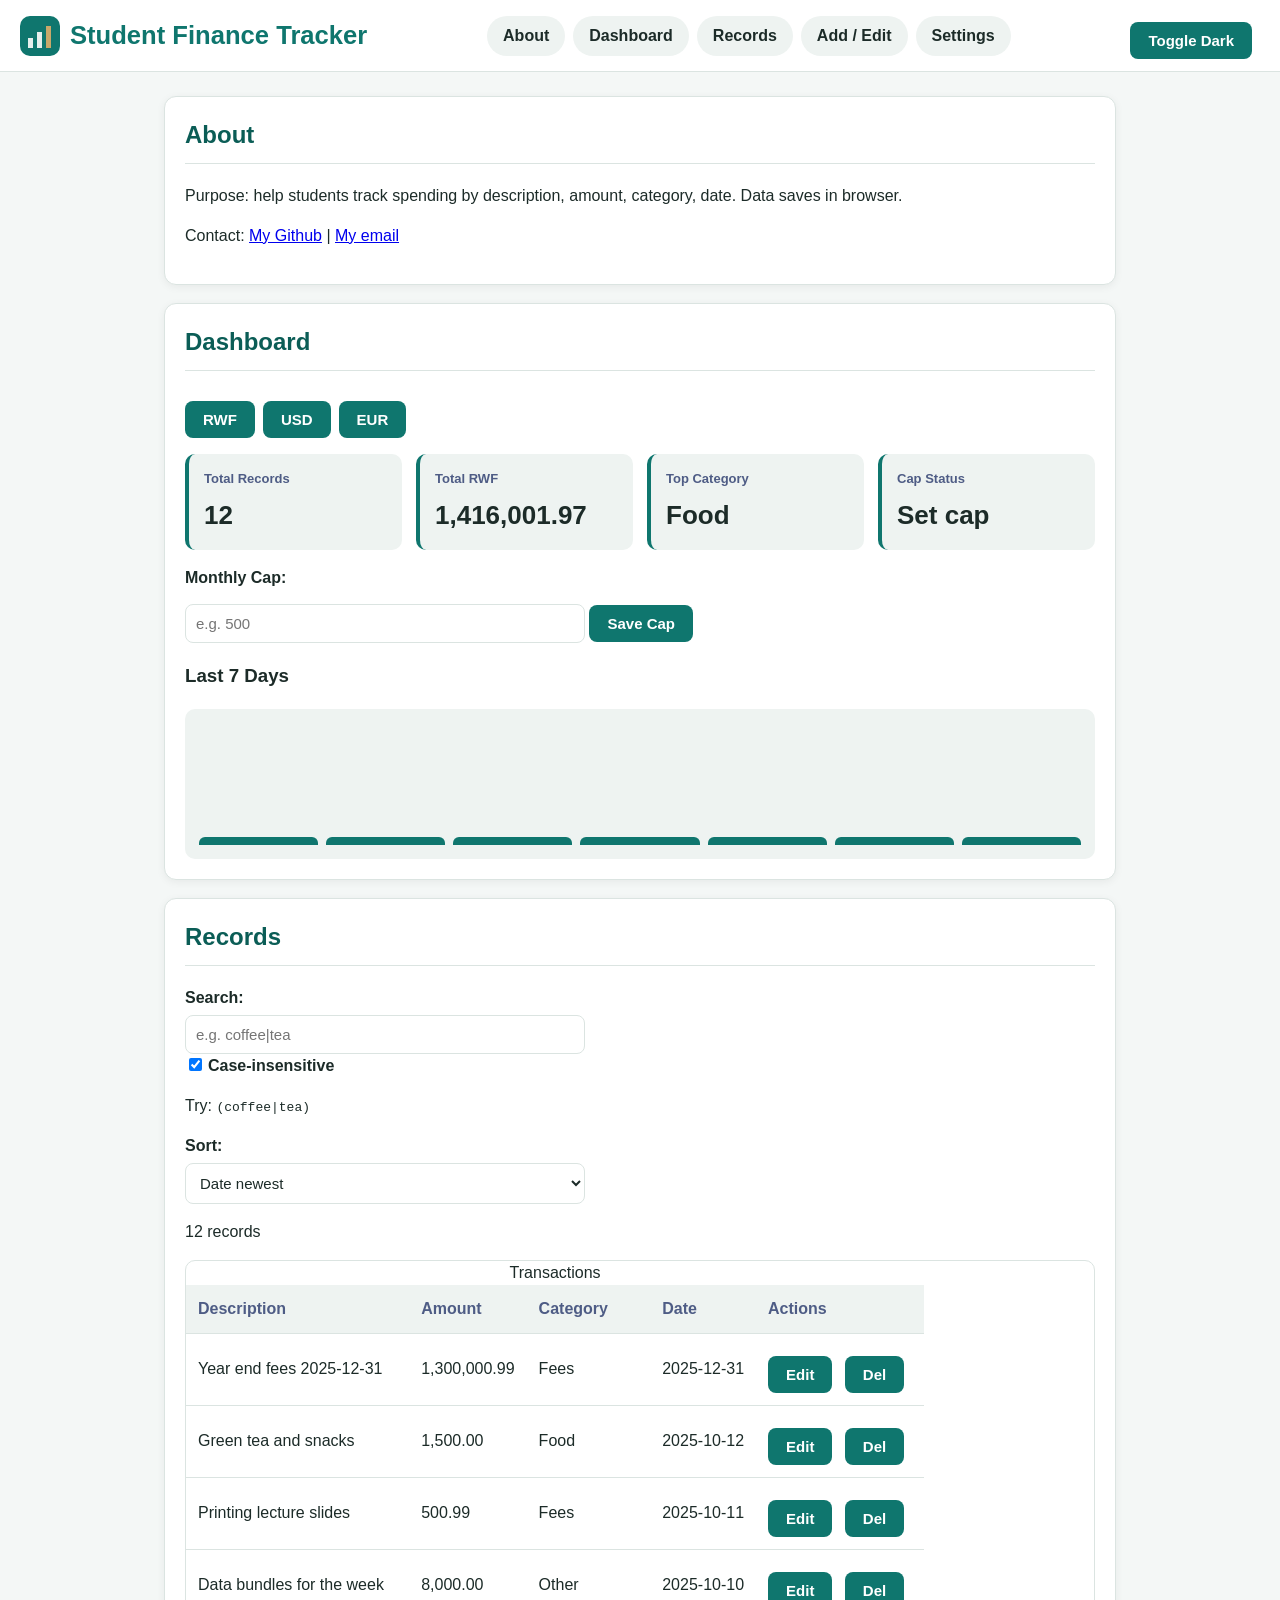
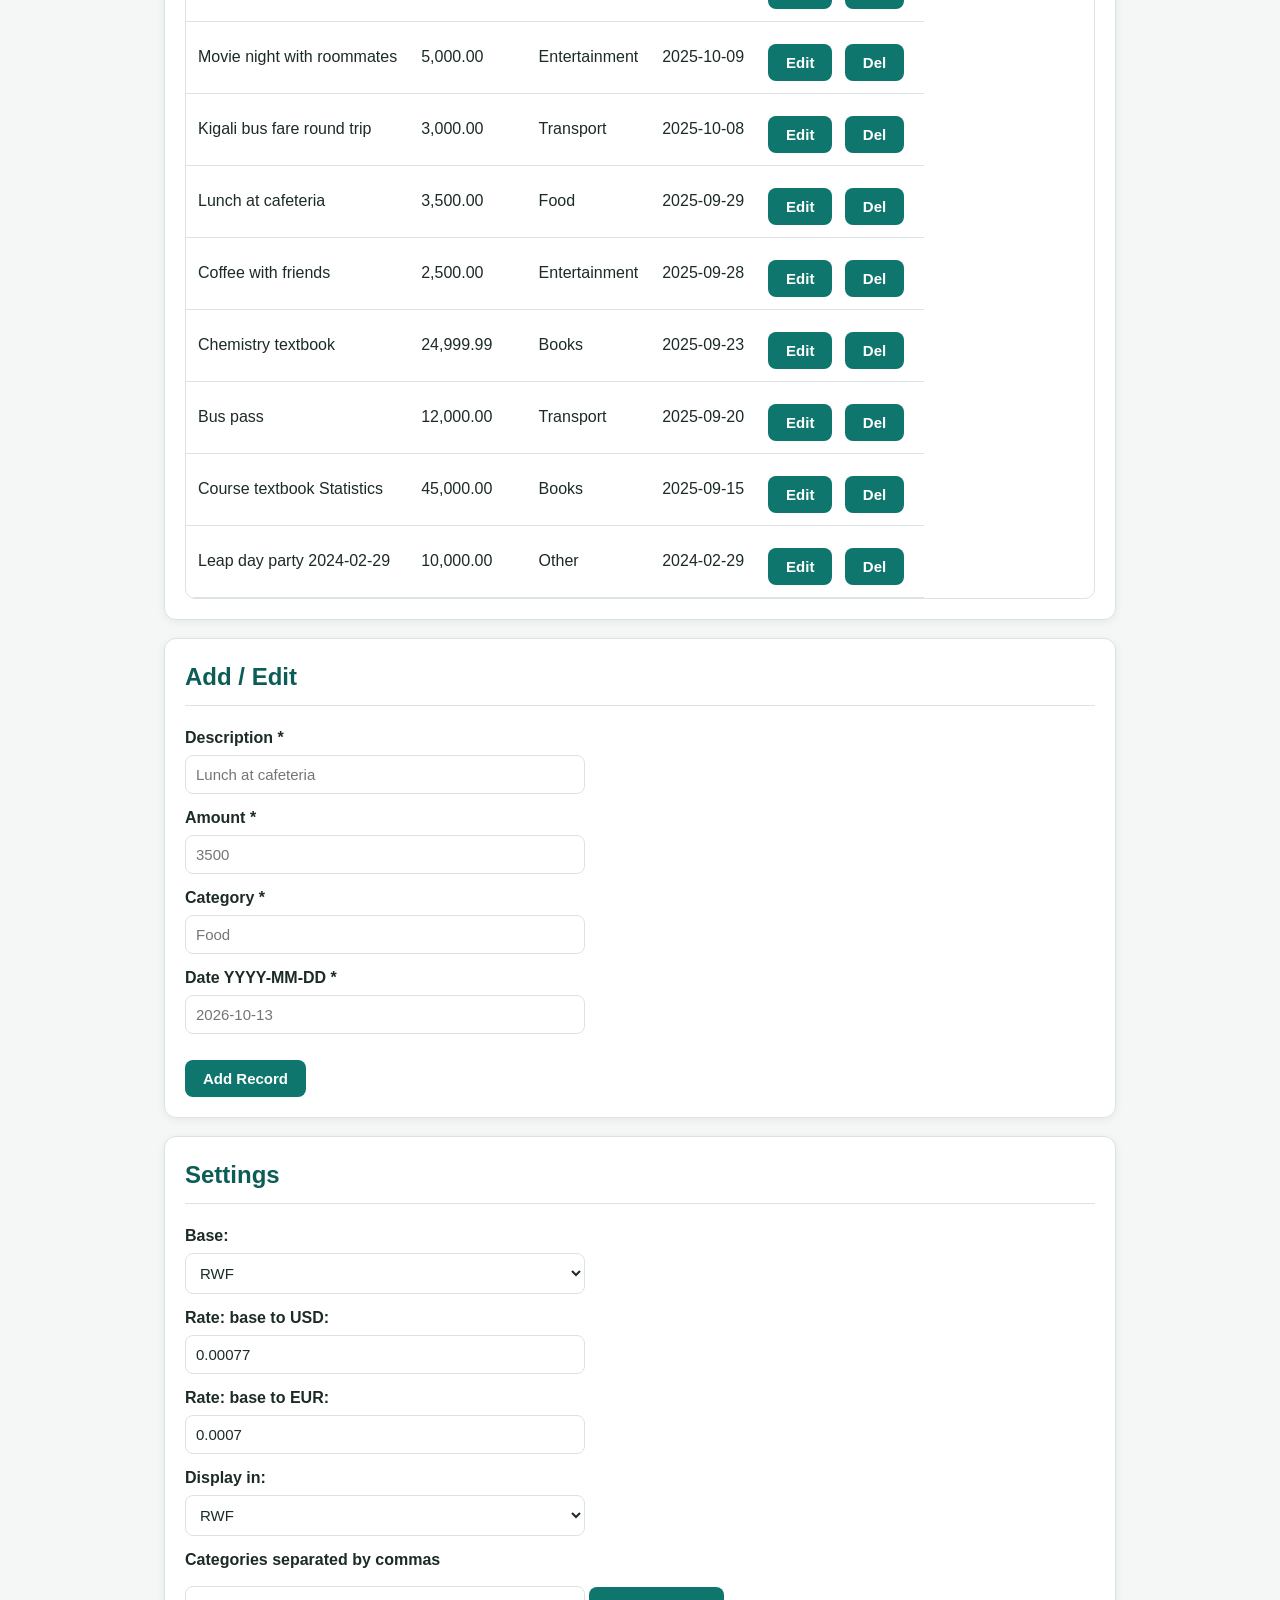
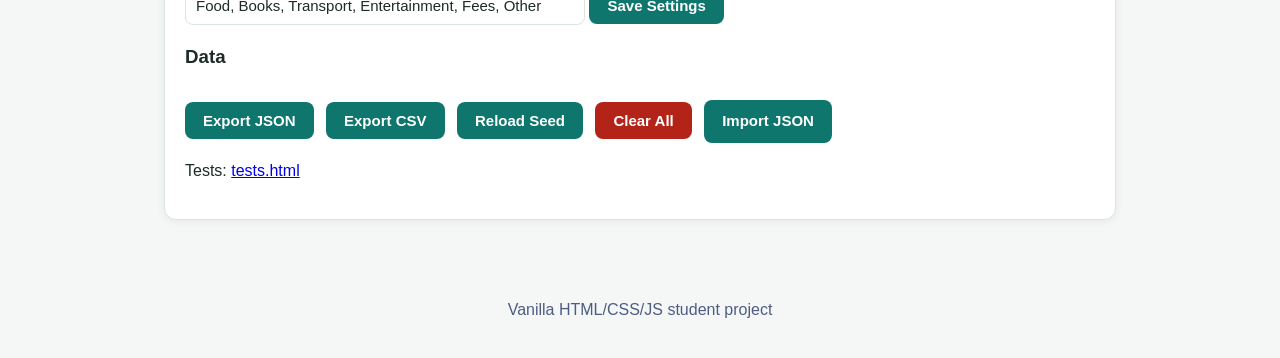
<file: index.html>
<!DOCTYPE html>
<html lang="en">
<head>
    <meta charset="UTF-8">
    <meta name="viewport" content="width=device-width, initial-scale=1.0">
    <title>Student Finance Tracker</title>
    <link rel = "icon" type="image/svg+xml" href="assets/logo.svg">

    <link rel = "stylesheet" href="styles/main.css">
    <script>
        try{if(localStorage.getItem('sft-theme')==='dark')document.documentElement.classList.add('dark');}catch(e){}
    </script>
</head>
<body>
 <a class="skip-link" href="#main">Skip to content</a>

 <header>
<div class="brand">
<img src="assets/logo.svg" alt="Student Finance Tracker logo" width="40" height="40">
<h1> Student Finance Tracker</h1>
</div>


<nav aria-label="Main navigation">
<ul>
<li><a href="#about">About</a></li>
<li><a href="#dashboard">Dashboard</a></li>
<li><a href="#records">Records</a></li>
<li><a href="#form-section">Add / Edit</a></li>
<li><a href="#settings">Settings</a></li>

</ul>

</nav>
<button id="theme-toggle" type="button">Toggle Dark </button>
</header>
<main id = "main" tabindex="-1">
<section id = "about" aria-labelledby="about-h">
<h2 id = "about-h">About</h2>
<p>Purpose: help students track spending by description, amount, category, date. Data saves in browser.</p>
<p>Contact: <a href="https://github.com/Kabi-J-Paul">My Github</a> | <a href="mailto:k.kabi@alustudent.com">My email</a></p>
</section>
<section id="dashboard" aria-labelledby="dash-h">
<h2 id = "dash-h">Dashboard</h2>
<div><button type="button" data-curr = "RWF">RWF</button><button type="button" data-curr="USD">USD</button><button type="button" data-curr="EUR">EUR</button></div>
<div class="stats-grid">
<div class="stat-card"><h3>Total Records</h3><p id = "stat-total">0</p></div>
<div class="stat-card"><h3>Total <span id="stat-currency">RWF</span></h3><p id="stat-sum">0.00</p></div>
<div class="stat-card"><h3>Top Category</h3><p id="stat-top">--</p></div>
<div class="stat-card"><h3>Cap Status</h3><p id="stat-cap-msg">Set cap</p></div>

</div>
<label for="cap-input">Monthly Cap:</label>
<input id="cap-input" placeholder="e.g. 500">
<button id="cap-save" type="button">Save Cap</button>
<p id="cap-live" role="status" aria-live="polite" class = "live-msg"></p>
<h3>Last 7 Days</h3>
<div id="trend-chart" class="trend" role="img" aria-label="7 day bar chart"></div>
</section>
<section id="records" aria-labelledby="rec-h">
<h2 id="rec-h">Records</h2>
<label for="search-input">Search:</label>
<input id="search-input" type="search" placeholder="e.g. coffee|tea">
<div><input type = "checkbox" id="search-case"  checked><label for="search-case" style = "display: inline">Case-insensitive</label></div>
<p id="search-error" class="error" role="alert" hidden></p>
<p class="hint"> Try: <code>(coffee|tea)</code></p>
<label for="sort-select">Sort:</label>
<select id="sort-select">
<option value="date-desc">Date newest</option>
<option value="date-asc">Date Oldest</option>
<option value="desc-az">Description A-Z</option>
<option value="amount-asc">Amount low-high</option>
<option value="amount-desc">Amount high-low</option>
</select>

<p id="record-count" role="status">0 records</p>
<div class="table-wrap" role="region" aria-label="Transactions" tabindex="0">
<table>
<caption>Transactions</caption>
<thead><tr><th>Description</th><th>Amount</th><th>Category</th><th>Date</th><th>Actions</th></tr></thead>
<tbody id="records-body"></tbody>

</table>
<p id="no-records" hidden>No records yet.</p>
<div id="cards-container"></div>
</div>
</section>
<section id="form-section" aria-labelledby="form-h">
<h2 id="form-h">Add / Edit</h2>
<form id="record-form" novalidate>
<input type="hidden" id="f-id">
<label for="f-desc">Description *</label><input id="f-desc" maxlength="80" placeholder="Lunch at cafeteria" aria-describedby="e-desc"><small class="error" id="e-desc"></small>
<label for="f-amount">Amount *</label><input id="f-amount" placeholder="3500" aria-describedby="e-amount"><small class="error" id="e-amount"></small>
<label for="f-cat">Category *</label><input id="f-cat" list="cat-list" placeholder="Food" aria-describedby="e-cat"><datalist id="cat-list"></datalist><small class="error" id="e-cat"></small>
<label for="f-date">Date YYYY-MM-DD *</label><input id="f-date" placeholder="2026-10-13" aria-describedby="e-date"><small class="error" id="e-date"></small>
<p id="form-status" role="status"></p>
<button type="submit" id="form-submit">Add Record</button>
<button type="button" id="form-cancel" hidden>cancel</button>
</form>
</section>

<section id="settings" aria-labelledby="set-h">
<h2 id="set-h">Settings</h2>
<label for="s-base">Base: </label><select id="s-base"><option>RWF</option><option>USD</option><option>EUR</option></select>
<label for="s-usd">Rate: base to USD: </label><input id="s-usd" value = "0.00077">
<label for="s-eur">Rate: base to EUR: </label><input id="s-eur" value = "0.00070">
<label for="s-display">Display in:</label><select id="s-display"><option>RWF</option><option>USD</option><option>EUR</option></select>
<label for="s-cats">Categories separated by commas</label><input id="s-cats" value="Food, Books, Transport, Entertainment, Fees, Other">
<button id="settings-save" type="button">Save Settings</button>
<h3>Data</h3>
<button id="btn-export" type="button">Export JSON</button>
<button id="btn-export-csv" type="button">Export CSV</button>
<button id="btn-seed" type="button">Reload Seed</button>
<button id="btn-clear" type="button">Clear All</button>
<label for="file-import" class="file-btn" tabindex="0"> Import JSON </label>
<input id="file-import" type="file" accept=".json" hidden>

<p>Tests: <a href="tests/tests.html">tests.html</a></p>

</section>




</main>
<footer><p>Vanilla HTML/CSS/JS student project</p></footer>
<div id="toast" role="status" hidden></div>
<script type="module" src="scripts/app.js"></script>
</body>

</html>
</file>
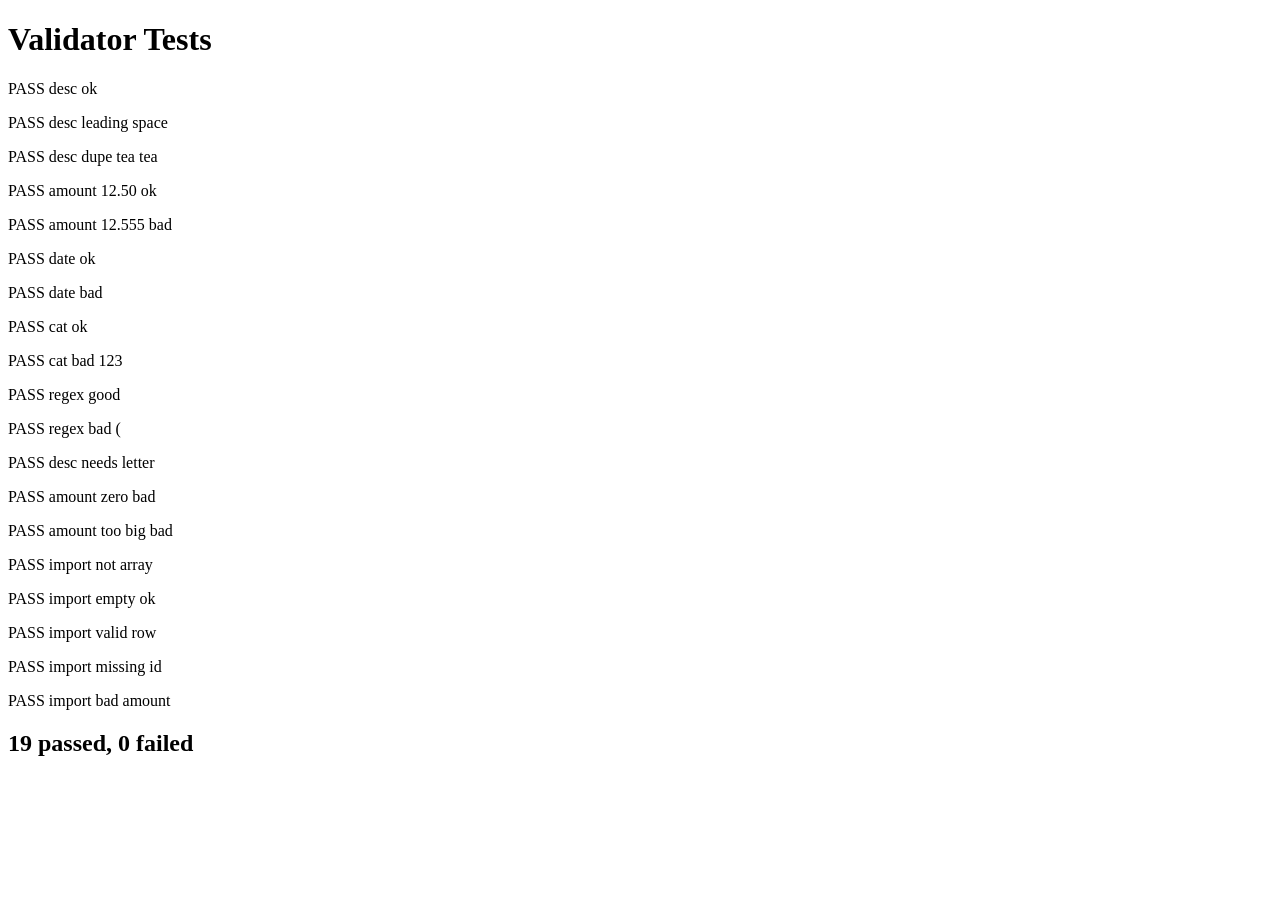
<file: tests.html>
<!DOCTYPE html>
<html lang="en">
<head>
    <meta charset="UTF-8">
    <meta name="viewport" content="width=device-width, initial-scale=1.0">
    <title>Test</title>
</head>


<body>
<h1>Validator Tests</h1>   
<div id="out"></div> 
<script type="module">
import {checkDesc,checkAmount,checkDate,checkCat} from './scripts/validators.js';
import {compileRegex} from './scripts/search.js';
import {validateImport} from './scripts/storage.js';
var pass=0,fail=0;function t(n,c){var p=document.createElement('p');p.textContent=(c?'PASS ':'FAIL ')+n;document.querySelector('#out').appendChild(p);c?pass++:fail++;}
t('desc ok',checkDesc('Lunch at cafe')==='');
t('desc leading space',checkDesc(' Lunch')!=='');
t('desc dupe tea tea',checkDesc('tea tea')!=='');
t('amount 12.50 ok',checkAmount('12.50')==='');
t('amount 12.555 bad',checkAmount('12.555')!=='');
t('date ok',checkDate('2025-09-29')==='');
t('date bad',checkDate('2025-13-01')!=='');
t('cat ok',checkCat('Bus fare')==='');
t('cat bad 123',checkCat('Food123')!=='');
t('regex good', compileRegex('(coffee|tea)','i')!==null);
t('regex bad (',compileRegex('(','i')===null);
t('desc needs letter',checkDesc('123')!=='');
t('amount zero bad',checkAmount('0')!=='');
t('amount too big bad',checkAmount('2000000000')!=='');
t('import not array',validateImport('nope')!=='');
t('import empty ok',validateImport([])===null);
t('import valid row',validateImport([{id:'a',description:'x',amount:5,category:'Food',date:'2025-10-01'}])===null);
t('import missing id',validateImport([{description:'x',amount:5, category:'Food',date:'2025-01-01'}])!=='');
t('import bad amount',validateImport([{id:'a',description:'x',amount:'5',category:'Food',date:'2025-01-01'}])!=='');
var s=document.createElement('h2');s.textContent=pass+' passed, '+fail+' failed';document.querySelector('#out').appendChild(s);
</script>
</body>
</html>
</file>
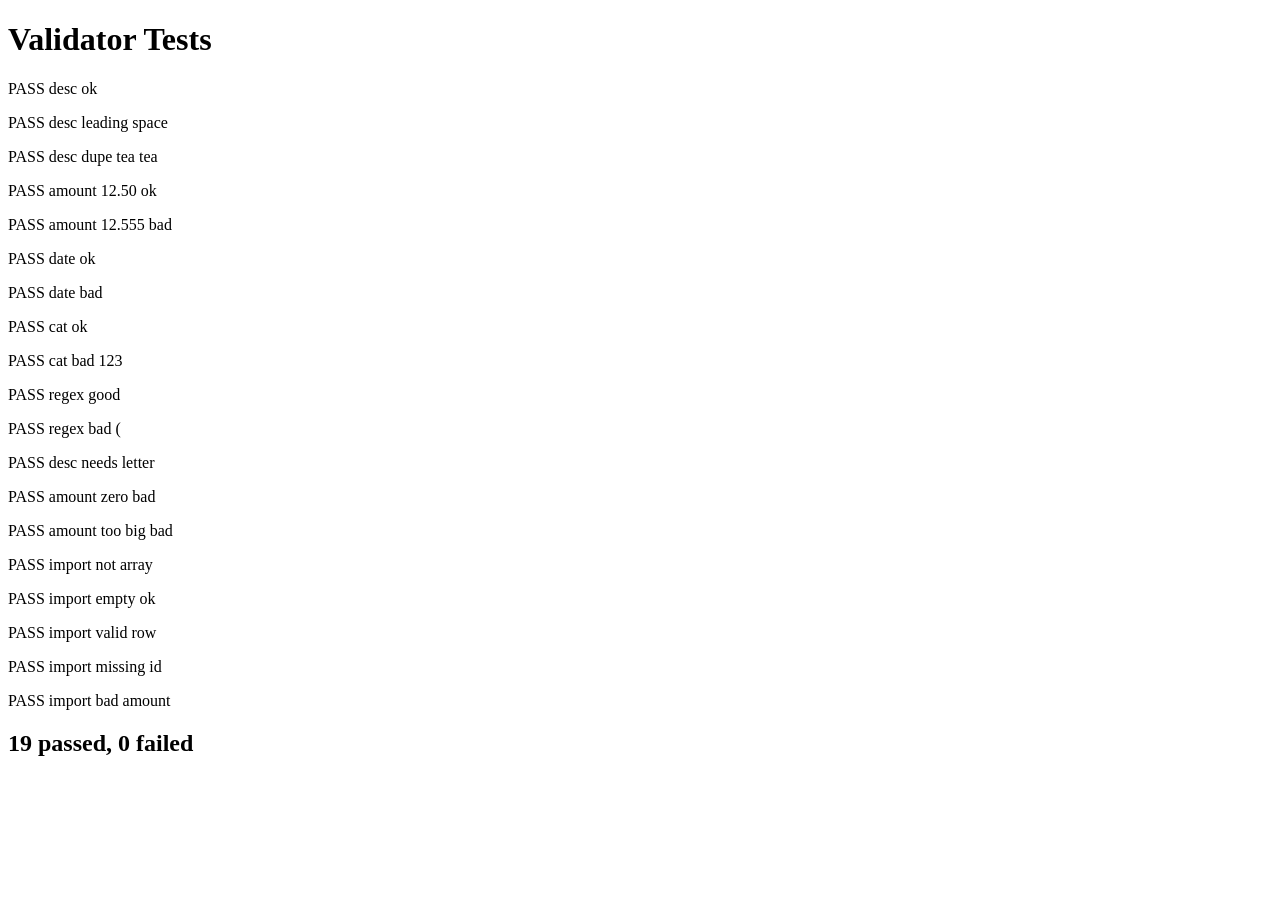
<file: tests/tests.html>
<!DOCTYPE html>
<html lang="en">
<head>
    <meta charset="UTF-8">
    <meta name="viewport" content="width=device-width, initial-scale=1.0">
    <title>Test</title>
</head>


<body>
<h1>Validator Tests</h1>   
<div id="out"></div> 
<script type="module">
import {checkDesc,checkAmount,checkDate,checkCat} from '../scripts/validators.js';
import {compileRegex} from '../scripts/search.js';
import {validateImport} from '../scripts/storage.js';
var pass=0,fail=0;function t(n,c){var p=document.createElement('p');p.textContent=(c?'PASS ':'FAIL ')+n;document.querySelector('#out').appendChild(p);c?pass++:fail++;}
t('desc ok',checkDesc('Lunch at cafe')==='');
t('desc leading space',checkDesc(' Lunch')!=='');
t('desc dupe tea tea',checkDesc('tea tea')!=='');
t('amount 12.50 ok',checkAmount('12.50')==='');
t('amount 12.555 bad',checkAmount('12.555')!=='');
t('date ok',checkDate('2025-09-29')==='');
t('date bad',checkDate('2025-13-01')!=='');
t('cat ok',checkCat('Bus fare')==='');
t('cat bad 123',checkCat('Food123')!=='');
t('regex good', compileRegex('(coffee|tea)','i')!==null);
t('regex bad (',compileRegex('(','i')===null);
t('desc needs letter',checkDesc('123')!=='');
t('amount zero bad',checkAmount('0')!=='');
t('amount too big bad',checkAmount('2000000000')!=='');
t('import not array',validateImport('nope')!=='');
t('import empty ok',validateImport([])===null);
t('import valid row',validateImport([{id:'a',description:'x',amount:5,category:'Food',date:'2025-10-01'}])===null);
t('import missing id',validateImport([{description:'x',amount:5, category:'Food',date:'2025-01-01'}])!=='');
t('import bad amount',validateImport([{id:'a',description:'x',amount:'5',category:'Food',date:'2025-01-01'}])!=='');
var s=document.createElement('h2');s.textContent=pass+' passed, '+fail+' failed';document.querySelector('#out').appendChild(s);
</script>
</body>
</html>
</file>
<file: styles/main.css>
:root {
--bg: #f4f7f6;
--card: #ffffff;
--light: #eef3f1;
--text: #1c2b28;
--gray: #4e5c85;
--border: #dbe4e1;
--teal: #0f766e;
--teal-dark: #0b5d56;
--red: #b42318;
--gold: #8a6d1f;

}

html.dark {
--bg: #0f1716;
--card: #172321;
--light:  #1e2d2a;
--text: #e6efed;
--gray: #9bb0ab;
--border: #2a3b38;
--teal: #14b8a6;
--teal-dark: #0d9488;
--red: #ef4444;

}
html {
    scroll-behavior: smooth;
}

#cards-container {
    display: flex;
    flex-direction: column;
    gap: 8px;
    margin-top: 10px;
}

.table-wrap table {
    display: none;
}

nav a:focus{
    background-color: var(--teal);
    color: white;
}

* {
    box-sizing: border-box;
}

[hidden] {

    display: none !important;
}
body {
    margin: 0;
    font-family: Arial, Helvetica, sans-serif;
    line-height: 1.5;
    color: var(--text);
    background-color: var(--bg);

}

.skip-link {
    position: absolute;
    top: -50px;
    left: 10px;
    padding: 8px 16px;
    background-color: var(--teal);
    color: white;
    border-radius: 0 0 8px 8px;
    font-weight: bold;
    z-index: 30;
}
.skip-link:focus {
    top: 0;
}
:focus-visible {
    outline: 3px solid var(--gold);
    outline-offset: 2px;
}
header {
    background-color: var(--card);
    border-bottom:1px solid var(--border);
    padding: 12px 20px;
    position: sticky;
    top: 0;
    z-index: 20;
    display: flex;
    flex-wrap: wrap;
    align-items: center;
    gap: 8px 16px;
    justify-content: space-between;
}

.brand {
    display: flex;
    align-items: center;
    gap: 10px;
}
.brand h1 {
    margin: 0;
}


#theme-toggle {

    position: static;
}

nav {
    flex: 1;
    display: flex;
    justify-content: center;
}

header h1 {
    margin: 0;
    color: var(--teal);
    font-size:1.6rem;
}
header p {
    margin: 5px 0 15px;
    color: var(--gray);
}

nav ul {
    list-style: none;
    margin: 0;
    padding: 0;
    display: flex;
    flex-direction: row;
    gap: 8px;
    flex-wrap: wrap;

}
nav a {
    display: block;
    padding: 8px 16px;
    border-radius: 999px;
    color: var(--text);
    text-decoration: none;
    background-color: var(--light);
    font-weight: bold;
    text-align: center;
    transition: transform 0.2s ease;
}

nav a:hover {
    background-color: var(--teal);
    color: white;
    transform: scale(1.08);
}
main {
    max-width: 1000px;
    margin: 0 auto;
    padding: 16px;

}
section {
    background-color: var(--card);
    border: 1px solid var(--border);
    border-radius: 12px;
    padding: 20px;
    margin-bottom: 18px;
    box-shadow: 0 2px 8px rgba(0, 0, 0, 0.06);
    scroll-margin-top: 130px;
}
section h2 {
    margin-top: 0;
    padding-bottom: 10px;
    border-bottom: 1px solid var(--border);
    color: var(--teal-dark);
}

.stats-grid {
    display: grid;
    grid-template-columns: 1fr;
    gap: 14px;
    margin: 16px 0;
}

.stat-card {
    background-color: var(--light);
    border-left: 4px solid var(--teal);
    border-radius: 10px;
    padding: 15px;
}

.stat-card h3 {
    margin: 0;
    font-size: 13px;
    color: var(--gray);
}

.stat-card p {
    margin: 8px 0 0;
    font-size: 26px;
    font-weight: bold;
}

.stat-card {
    transition: transform 0.2s;
}

.stat-card:hover {
    transform: translateY(-3px);
}


.trend {
    display: flex;
    align-items: flex-end;
    gap: 8px;
    height: 150px;
    padding: 14px;
    background-color: var(--light);
    border-radius: 10px;
}

.trend div {
    flex: 1;
    background-color: var(--teal);
    border-radius: 6px 6px 0 0;
    min-width: 28px;
    color: white;
    font-size: 11px;
    text-align: center;
}
label {
    display: block;
    margin: 12px 0 5px;
    font-weight: bold;
}
input,
select {
    width: 100%;
    max-width: 400px;
    padding: 10px;
    font-size: 15px;
    color: var(--text);
    background-color: var(--card);
    border: 1px solid var(--border);
    border-radius: 8px;
}
input[type="checkbox"] {
    width: auto;
    margin-right: 6px;
}
button,
.file-btn {
    display: inline-block;
    padding: 10px 18px;
    margin: 10px 8px 0 0;
    font-size: 15px;
    font-weight: bold;
    color: white;
    background-color: var(--teal);
    border: none;
    border-radius: 8px;
    cursor: pointer;
}

button:hover {

    background-color: var(--teal-dark);
}
#btn-clear {
    background-color: var(--red);
}

.error {
    color: var(--red);
    font-size: 14px;
}

mark {
    background: #fef08a;
    padding: 0 3px;
}
.table-wrap {
    overflow-x: auto;
    border: 1px solid var(--border);
    border-radius: 10px;
}
table {
    width: 100%;
    border-collapse: collapse;
    min-width: 620px;
}
th,
td {
    padding: 12px;
    text-align: left;
    border-bottom: 1px solid var(--border);
}
th {
    background-color: var(--light);
    color: var(--gray);
}
#toast {
    position: fixed;
    bottom: 20px;
    right: 20px;
    padding: 12px 20px;
    border-radius: 20px;
    background-color: var(--text);
    color: var(--bg);
}

footer {
    padding: 20px;
    text-align: center;
    color: var(--gray);
}

@media (max-width: 600px) {
    header {
        padding: 10px 12px;
        gap: 6px 10px;
    }

    header h1 {
        font-size: 1.25rem;
    }
    nav a {
        padding: 6px 10px;
        font-size: 14px;
    }

    
    main {
        padding: 12px;
    }
    section {
        padding: 14px;
        scroll-margin-top: 210px;
    }
    .stat-card p {
        font-size: 22px;
    }
}

@media (max-width: 360px) {
    header h1 { font-size: 1.1rem; }
    nav a { padding: 5px 8px; font-size: 13px; }
    main { padding: 10px; }
}

@media (min-width: 768px) {
    nav ul {
        flex-direction: row;

    }
    .stats-grid {
        grid-template-columns: 1fr 1fr;
    }

    #cards-container {
        display: none;
    }
        .table-wrap table {
            display: block;
        }

    section {
        scroll-margin-top: 90px;
    }
    }



@media (min-width: 1024px) {
    .stats-grid {
        grid-template-columns: 1fr 1fr 1fr 1fr;
    }
    main {
        padding: 24px;
    }
}
</file>
